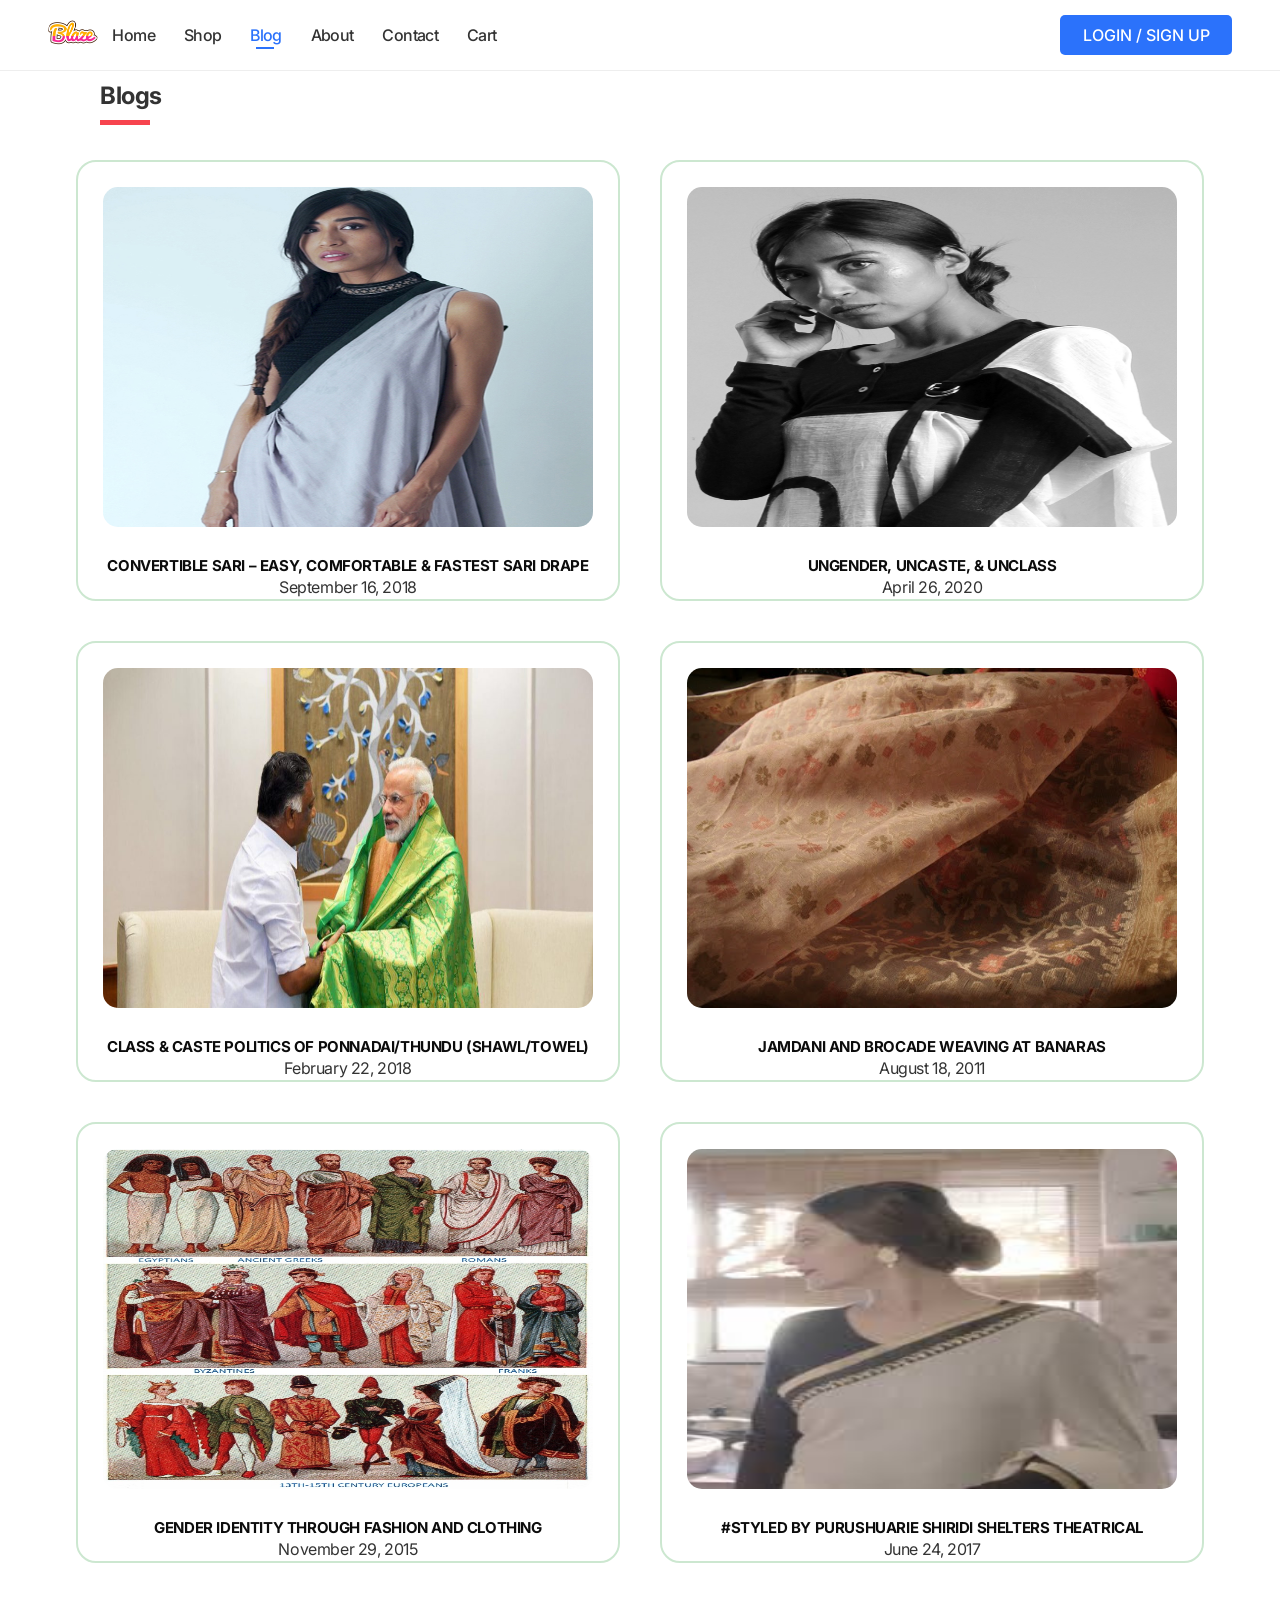
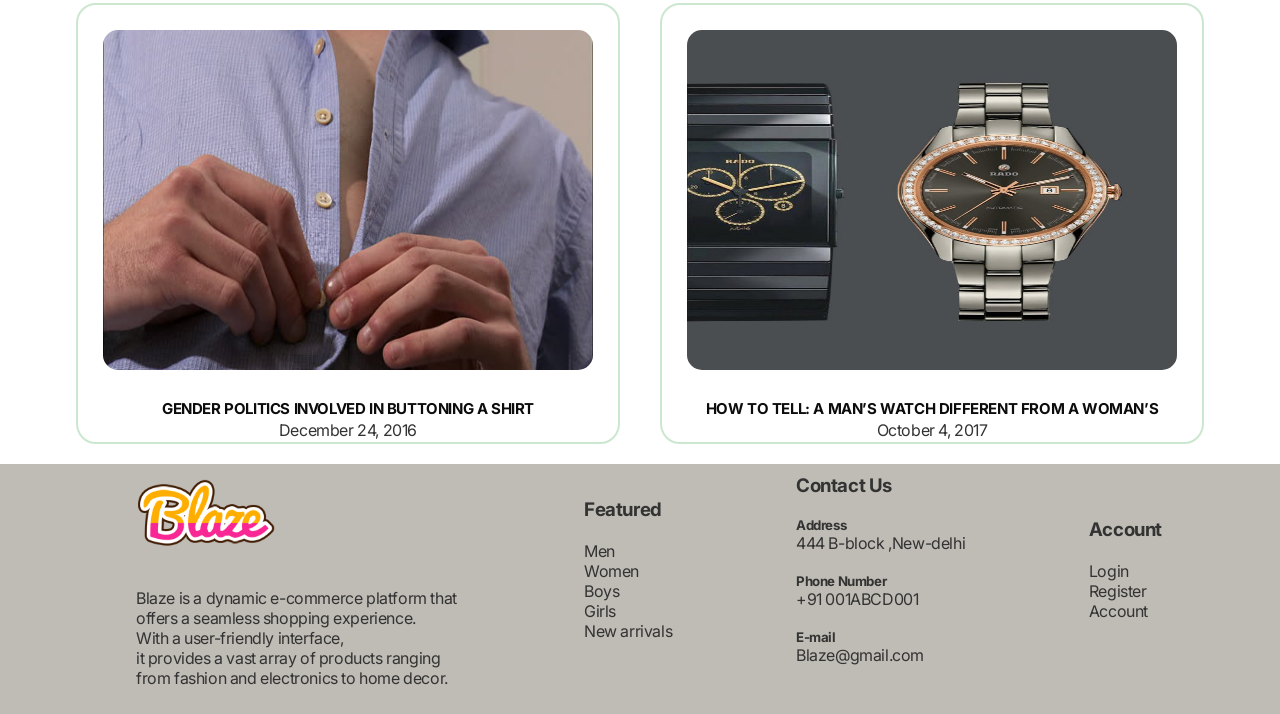
<file: blog.html>
<!DOCTYPE html>
<html lang="en">
<head>
    <meta charset="UTF-8">
    <meta name="viewport" content="width=device-width, initial-scale=1.0">
    <title>blog</title>
    <link rel="stylesheet" href="style.css">
    <link rel="stylesheet" href="page.css">
</head>
<body>
    
    <header id="nav-menu">
        <div class="container">
          <div class="nav-start">
            <a class="logo" href="#">
              <img src="logo.png" width="50" alt="Logo">
            </a>
            <nav class="menu">
              <ul class="menu-bar">
                <li><a  href="index.html">Home</a></li>
                <li><a  href="shop.html">Shop</a></li>
                <li><a class="nav-link" href="blog.html">Blog</a></li>
                <li><a  href="about.html">About</a></li>
                <li><a  href="contact.html">Contact</a></li>
                <li><a  href="cart.html">Cart</a></li>
              </ul>
            </nav>
          </div>
    
          <div class="nav-end">
            <div class="right-container">
              <a href="login.html"> <button class="btn btn-primary">LOGIN / SIGN UP</button></a>
            </div>
          </div>
        </div>
      </header>

    <section id="blog-home" >
       <h1 class="font-weight-bold">Blogs</h1>
       <hr>
    </section>

    <section id="blog-container">
      <div class="blog">
        <div class="post" col-lg-6 col-md-6 col-12>
            <div class="post-img">
                <img src="post1.jpg" alt="post1">
            </div>
            <h3>CONVERTIBLE SARI – EASY, COMFORTABLE & FASTEST SARI DRAPE  </h3>
            <p>September 16, 2018</p>
        </div>

        <div class="post" col-lg-6 col-md-6 col-12>
            <div class="post-img">
                <img src="post2.jpg" alt="post1">
            </div>
            <h3>UNGENDER, UNCASTE, & UNCLASS
            </h3>
            <p>April 26, 2020</p>
        </div>

        <div class="post" col-lg-6 col-md-6 col-12>
            <div class="post-img">
                <img src="post3.jpg" alt="post1">
            </div>
            <h3>CLASS & CASTE POLITICS OF PONNADAI/THUNDU (SHAWL/TOWEL)
            </h3>
            <p>February 22, 2018</p>
        </div>

        <div class="post" col-lg-6 col-md-6 col-12>
            <div class="post-img">
                <img src="post4.jpg" alt="post1">
            </div>
            <h3>JAMDANI AND BROCADE WEAVING AT BANARAS
            </h3>
            <p>August 18, 2011</p>
        </div>

        <div class="post" col-lg-6 col-md-6 col-12>
            <div class="post-img">
                <img src="post5.jpg" alt="post1">
            </div>
            <h3>GENDER IDENTITY THROUGH FASHION AND CLOTHING
            </h3>
            <p>November 29, 2015</p>
        </div>

        <div class="post" col-lg-6 col-md-6 col-12>
            <div class="post-img">
                <img src="post6.jpeg" alt="post1">
            </div>
            <h3>#STYLED BY PURUSHUARIE SHIRIDI SHELTERS THEATRICAL
            </h3>
            <p>June 24, 2017</p>
        </div>

        <div class="post" col-lg-6 col-md-6 col-12>
            <div class="post-img">
                <img src="post7.jpg" alt="post1">
            </div>
            <h3>GENDER POLITICS INVOLVED IN BUTTONING A SHIRT
            </h3>
            <p>December 24, 2016</p>
        </div>

        <div class="post" col-lg-6 col-md-6 col-12>
            <div class="post-img">
                <img src="post8.jpg" alt="post1">
            </div>
            <h3>HOW TO TELL: A MAN’S WATCH DIFFERENT FROM A WOMAN’S
            </h3>
            <p>October 4, 2017</p>
        </div>
      </div>
    </section>

    <footer id="footer" class="mt-5 py-5">
        <div class="row1 container mx-auto pt-5">
         <span class="footer-one col-lg-3 col-md-6 col-12">
           <img src="logo.png" alt="logo">
           <pre>
     Blaze is a dynamic e-commerce platform that 
     offers a seamless shopping experience.
     With a user-friendly interface,
     it provides a vast array of products ranging
     from fashion and electronics to home decor.
           </pre>
          </span>
          <span class="footer-one col-lg-3 col-md-6 col-12">
            <h3 class="pb-2">Featured</h3><br>
            <ul class="text-uppercase list-unstyled">
              <li><a href="#">Men</a></li>
              <li><a href="#">Women</a></li>
              <li><a href="#">Boys</a></li>
              <li><a href="#">Girls</a></li>
              <li><a href="#">New arrivals</a></li>
            </ul>
          </span>
          <span class="footer-one col-lg-3 col-md-6 col-12">
            <h3 class="pb-2">Contact Us</h3><br>
            <div>
              <h5 class="text-uppercase">Address</h5>
              <p>444  B-block ,New-delhi</p><br>
            </div>
            <div>
              <h5 class="text-uppercase">Phone Number</h5>
              <p>+91 001ABCD001</p><br>
            </div>
            <div>
              <h5 class="text-uppercase">E-mail</h5>
              <p>Blaze@gmail.com</p>
            </div>
          </span>
          <span class="footer-one col-lg-3 col-md-6 col-12">
            <h3 class="pb-2">Account</h3><br>
            <ul class="text-uppercase ">
              <li><a href="#">Login</a></li>
              <li><a href="#">Register</a></li>
              <li><a href="#">Account</a></li>
            </ul>
          </span>
        </div>
      </footer>
</body>
</html>
</file>
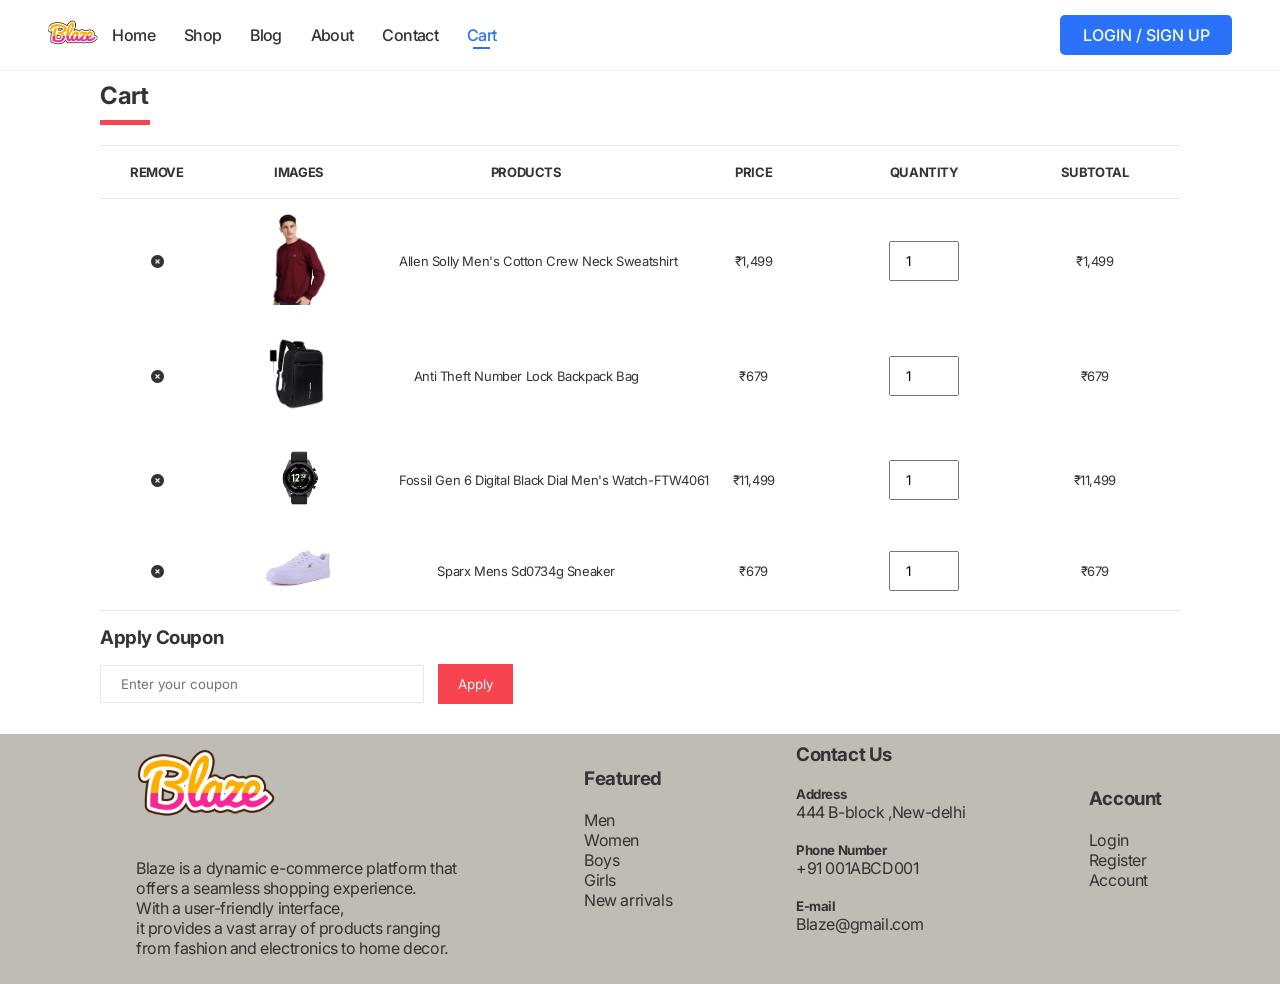
<file: cart.html>
<!DOCTYPE html>
<html lang="en">
<head>
    <meta charset="UTF-8">
    <meta name="viewport" content="width=device-width, initial-scale=1.0">
    <title>cart</title>
    <link rel="stylesheet" href="https://cdnjs.cloudflare.com/ajax/libs/font-awesome/6.4.2/css/all.min.css"/>
    <link rel="stylesheet" href="style.css">
    <link rel="stylesheet" href="page.css">
</head>
<body>
    
    <header id="nav-menu">
        <div class="container">
          <div class="nav-start">
            <a class="logo" href="#">
              <img src="logo.png" width="50" alt="Logo">
            </a>
            <nav class="menu">
              <ul class="menu-bar">
                <li><a  href="index.html">Home</a></li>
                <li><a  href="shop.html">Shop</a></li>
                <li><a  href="blog.html">Blog</a></li>
                <li><a  href="about.html">About</a></li>
                <li><a  href="contact.html">Contact</a></li>
                <li><a class="nav-link" href="cart.html">Cart</a></li>
              </ul>
            </nav>
          </div>
    
          <div class="nav-end">
            <div class="right-container">
              <a href="login.html"> <button class="btn btn-primary">LOGIN / SIGN UP</button></a>
            </div>
          </div>
        </div>
      </header>

     <section id="blog-home" >
        <h1 class="font-weight-bold">Cart</h1>
        <hr>
     </section>
 
  <section id="cart" class="section">
  <table>
    <thead>
      <tr>
        <td>Remove</td>
        <td>Images</td>
        <td>Products</td>
        <td>Price</td>
        <td>Quantity</td>
        <td>Subtotal</td>
      </tr>
    </thead>
    <tbody>
      <tr>
        <td><a href="#"><i class="fas fa-times-circle"></i></a></td>
        <td><img src="product1.jpg" alt=""></td>
        <td>Allen Solly Men's Cotton Crew Neck Sweatshirt</td>
        <td> ₹1,499</td>
        <td><input type="number" value="1"></td>
        <td> ₹1,499</td>
      </tr>

      <tr>
        <td><a href="#"><i class="fas fa-times-circle"></i></a></td>
        <td><img src="product2.jpg" alt=""></td>
        <td>Anti Theft Number Lock Backpack Bag </td>
        <td>  ₹679</td>
        <td><input type="number" value="1"></td>
        <td>  ₹679</td>
      </tr>

      <tr>
        <td><a href="#"><i class="fas fa-times-circle"></i></a></td>
        <td><img src="product3.jpg" alt=""></td>
        <td>Fossil Gen 6 Digital Black Dial Men's Watch-FTW4061</td>
        <td>₹11,499</td>
        <td><input type="number" value="1"></td>
        <td>₹11,499</td>
      </tr>

      <tr>
        <td><a href="#"><i class="fas fa-times-circle"></i></a></td>
        <td><img src="product 4.jpg" alt=""></td>
        <td>Sparx Mens Sd0734g Sneaker</td>
        <td> ₹679</td>
        <td><input type="number" value="1"></td>
        <td> ₹679</td>
      </tr>
    </tbody>
  </table>
  </section>



  <section id="cart-add" class="section">
      <div id="coupon">
        <h3>Apply Coupon</h3>
        <div>
          <input type="text" placeholder="Enter your coupon">
          <button class="normal">Apply</button>
        </div>
      </div>
  </section>


      <footer id="footer" class="mt-5 py-5">
        <div class="row1 container mx-auto pt-5">
         <span class="footer-one col-lg-3 col-md-6 col-12">
           <img src="logo.png" alt="logo">
           <pre>
     Blaze is a dynamic e-commerce platform that 
     offers a seamless shopping experience.
     With a user-friendly interface,
     it provides a vast array of products ranging
     from fashion and electronics to home decor.
           </pre>
          </span>
          <span class="footer-one col-lg-3 col-md-6 col-12">
            <h3 class="pb-2">Featured</h3><br>
            <ul class="text-uppercase list-unstyled">
              <li><a href="#">Men</a></li>
              <li><a href="#">Women</a></li>
              <li><a href="#">Boys</a></li>
              <li><a href="#">Girls</a></li>
              <li><a href="#">New arrivals</a></li>
            </ul>
          </span>
          <span class="footer-one col-lg-3 col-md-6 col-12">
            <h3 class="pb-2">Contact Us</h3><br>
            <div>
              <h5 class="text-uppercase">Address</h5>
              <p>444  B-block ,New-delhi</p><br>
            </div>
            <div>
              <h5 class="text-uppercase">Phone Number</h5>
              <p>+91 001ABCD001</p><br>
            </div>
            <div>
              <h5 class="text-uppercase">E-mail</h5>
              <p>Blaze@gmail.com</p>
            </div>
          </span>
          <span class="footer-one col-lg-3 col-md-6 col-12">
            <h3 class="pb-2">Account</h3><br>
            <ul class="text-uppercase ">
              <li><a href="#">Login</a></li>
              <li><a href="#">Register</a></li>
              <li><a href="#">Account</a></li>
            </ul>
          </span>
        </div>
      </footer>
</body>
</html>
</file>
<file: style.css>
@import url("https://fonts.googleapis.com/css2?family=Inter:wght@200;300;400;500;600;700&display=swap");

* {
  margin: 0;
  padding: 0;
  box-sizing: border-box;
  font-family: "Inter", sans-serif;
}

:root {
  --dark-grey: #333333;
  --medium-grey: #636363;
  --light-grey: #eeeeee;
  --ash: #f4f4f4;
  --primary-color: #2b72fb;
  --white: white;
  --border: 1px solid var(--light-grey);
  --shadow: rgba(0, 0, 0, 0.05) 0px 6px 24px 0px,
    rgba(0, 0, 0, 0.08) 0px 0px 0px 1px;
}

body {
  font-family: inherit;
  background-color: var(--white);
  color: var(--dark-grey);
  letter-spacing: -0.4px;
}

ul {
  list-style: none;
}

a {
  text-decoration: none;
  color: inherit;
}

button {
  border: none;
  background-color: transparent;
  cursor: pointer;
  color: inherit;
}

.btn {
  display: block;
  background-color: var(--primary-color);
  color: var(--white);
  text-align: center;
  padding: 0.6rem 1.4rem;
  font-size: 1rem;
  font-weight: 500;
  border-radius: 5px;
}

.logo img{
  border:5px black;
  border-radius: 150px;
} 

#nav-menu {
  border-bottom: var(--border);
}

.container {
  display: flex;
  align-items: center;
  justify-content: space-between;
  column-gap: 2rem;
  height: 70px;
  padding: 1.2rem 3rem;
}

.menu-bar li{
  position: relative;
}

.menu-bar a {
  font-size: 1rem;
  font-weight: 500;
  letter-spacing: -0.6px;
  padding: 0.3rem;
  min-width: 60px;
  margin: 0 0.6rem;
}

.menu-bar a:hover,
.menu-bar a.nav-link {
  color: #2b72fb;
}

.menu-bar a.nav-link::after,
.menu-bar a:hover::after{
  content: "";
  width:30%;
  height: 2px;
  background-color:#2b72fb;
  position: absolute;
  bottom: -4px;
  left: 20px;
}

.nav-start,
.nav-end,
.menu-bar,
.right-container,
.right-container .search {
  display: flex;
  align-items: center;
}

.slider{
  -webkit-box-flex: 1;
  -ms-flex: 1;
  flex: 1;
  display: -webkit-box;
  display: -ms-flexbox;
  display: flex;
  -webkit-box-align: center;
  -ms-flex-align: center;
  align-items: center;
  position: sticky;
  padding: 110px 0 90px 0;
  flex-direction: column;
}

.slider_bg_box{
position: absolute;
top: 0;
left: 0;
width: 100%;
height: 100%;
z-index: -1;
}

.slider_bg_box img{
width: 100%;
height: 100%;
-o-object-fit: cover;
object-fit: cover;
-o-object-position: top right;
object-position: top right;
}

.detail_box P{
font-size: 16px;
margin-top: 20px;
margin-bottom: 1.5rem;
}

.detail_box h1{
font-size: 3rem;
font-weight: bold;
margin-bottom: 15px;
color: #002c3e;
line-height: 70px;
}

.detail_box h1 span{
  color: #f7444e;
}

.container1{
width: 100%;
padding-right: 15px;
padding-left: 150px;
margin-right: auto;
margin-left: auto;
}

.detail_box a{
  display: inline-block;
  padding: 12px 45px;
  background-color: #f7444e;
  border: 1px solid #f7444e;
  color: #ffffff;
  border-radius: 0;
  -webkit-transition: all 0.3s;
  transition: all 0.3s;
  margin-top: 10px;
  font-weight: 700;
}

.why{
   padding: 70px 0;
   height: 100%;
   width: 100%;
   position: relative;
}

.container2 h2{
 font-size: 2rem;
 font-family: "playfair Display", serif;
 color: #0c0c0c;
 position: relative;
 text-align: center;
}

.container2 hr{
content: "";
display: block;
width: 100px;
height: 5px;
background: #f7444e;
margin: 10px auto 10px;
border: none;
}

.row{
  display: -ms-flexbox;
  display: flex;
  -ms-flex-wrap: wrap;
  flex-wrap: wrap;
  margin-right: -15px;
  margin-left: -15px;
  justify-content: center;
}

.box {
  background-color: #002C3E;
  text-align: center;
  width: 380px;
  margin: 50px 0 0 45px;
  margin-top: 45px;
  padding: 45px 50px;
  border-radius: 5px;
  color: #ffffff;
}

.row .one{
  padding: 5px;
}

.row .one img{
  width: 500px;
  height: 350px;
  background-position: center;
  background-repeat: no-repeat;
  background-size: cover;
  position: relative;
  padding: 5px;
}

.row .one .detail {
 font-family: "playfair Display", serif;
 color: #0c0c0c;
 position: relative;
 text-align: center;
}

.row .one .detail button{
  padding: 12px 45px;
  background-color: #f7444e;
  border: 1px solid #f7444e;
  color: #ffffff;
  border-radius: 0;
  -webkit-transition: all 0.3s;
  transition: all 0.3s;
  margin-top: 10px;
  font-weight: 700;
  justify-content: center;
}
  
#news{
  display: flex;
  justify-content: space-between;
  flex-wrap: wrap;
  align-items: center;
  background-image: url("images/sign_up.jpeg");
  padding: 50px;
  margin-top: 10px ;
  background-position: 20% 30%;
}

#news h4{
  font-size: 25px;
  font-weight: 500;
  color: #0c0c0c;
}

#news p{
 font-size: 15px;
 font-weight: 300;
 color:#333333;
}

#news p span{
  color:#ffffff;
 }
#news .form{
 display: flex;
 width: 40%;
}

#news input{
  height: 3.125rem;
  padding: 0 1.25rem;
  font-size: 15px;
  width: 100%;
  border: 1px solid transparent;
  border-radius:4px;
  outline: none;
  border-top-right-radius: 0;
  border-bottom-right-radius: 0;
}

#news button{
  height: 3.125rem;
  padding: 0 1.25rem;
  font-size: 15px;
  border: 1px solid transparent;
  border-radius:4px;
  outline: none;
 background-color: #088178;
 color: #fff;
 width: 30%;
 border-top-left-radius: 0;
 border-bottom-left-radius: 0;
}

#banner{
 display: flex;
 justify-content: space-between;
 flex-wrap: wrap;
 padding: 15px 110px 15px ;
}

#banner .banner-box{
 display: flex;
 flex-direction: column;
 justify-content: center;
 align-items: flex-start;
 background-image: url("images/banner1.jpg");
 min-width: 580px;
 height: 50vh;
 background-size: cover;
 background-position: center;
 padding: 30px;
}


#banner .banner-box1{
  display: flex;
  flex-direction: column;
  justify-content: center;
  align-items: center;
  background-image: url("images/banner2.avif");
  min-width: 580px;
  height: 50vh;
  background-size: cover;
  background-position: center;
}

 #banner .banner-box h4{
  color: #fff;
  font-size: 20px;
  font-weight: 300;
 }

 #banner .banner-box h2{
  color: #fff;
  font-size: 30px;
  font-weight: 500;
 }

 #banner .banner-box span{
  color: #fff;
  font-size: 15px;
  font-weight: 325;
 }

 #banner .banner-box button{
  color: #0c0c0c;
  font-size: 30pxpx;
  font-weight: 800;
 }

 #banner .banner-box1 h4{
  color: #0c0c0c;
  font-size: 20px;
  font-weight: 300;
 }

 #banner .banner-box1 h2{
  color: #0c0c0c;
  font-size: 30px;
  font-weight: 500;
 }

 #banner .banner-box1 span{
  color: #0c0c0c;
  font-size: 15px;
  font-weight: 325;
 }

 #banner .banner-box1 button{
  color: #0c0c0c;
  font-size: 30px;
  font-weight: 400;
 }

#footer{
  font-family: "playfair Display", serif;
  background-color: rgb(191, 187, 181);
  padding: 70px 70px;
  width: 100%;
  height: 250px;
  position: relative;
}

#footer span{
  text-align: left;
}

.row1 span img {
  width: 40%;
  margin: 15px 20px 0;
}
</file>
<file: page.css>
#blog-home{
    padding: 5px 100px 5px 100px;
    margin-top: 5px;
}

#ab{
    padding: 5px 70px ;
    margin: 0 600px;
}

#ab hr{
    content: "";
    display: block;
    width: 150px;
    height: 5px;
    background:blue;
    margin: 10px 0 ;
    border: none;
}

#blog-home hr{
    content: "";
    display: block;
    width: 50px;
    height: 5px;
    background: #f7444e;
    margin: 10px 0 ;
    border: none;
}

.blog{   
    display: -ms-flexbox;
    display: flex;
    -ms-flex-wrap: wrap;
    flex-wrap: wrap;
    margin-right: -15px;
    margin-left: -15px;
    justify-content: center;
}

.post{
    display: flex;
    flex-direction: column;
    justify-content: center; 
    margin: 20px;
    border: 2px solid #cce7d0;
    border-radius: 20px;
}

#blog-container .post .post-img{
    overflow: hidden;
    cursor: pointer;
    border-radius: 20px;
}

#blog-container .post img{
    transition: 0.3s ease;
    border-radius: 20px;
}

#blog-container .post:hover img{
    transform: scale(1.4) rotate(-5deg);
} 

#blog-container .post h3{
    transition: 0.3s ease;
    cursor: pointer;
}

#blog-container .post:hover h3{
    color: turquoise;
} 

.post-img img {
    width: 500px;
    height: 350px;
    background-position: center;
    background-repeat: no-repeat;
    background-size: cover;
    position: relative;
    padding: 5px;
    margin: 20px;
}

.post h3 {
    font-size: 15px;
    color: #0c0c0c;
    text-align: center;
}

.post p{
  text-align: center;
  margin: 2px;
}

#product1{
    text-align: center;
    margin: 20px;
}

#product1 .pro-container{
    display: flex;
    justify-content: space-around;
    padding: 20px;
    flex-wrap: wrap;
}

#product1 .pro{
    width: 25%;
    min-width: 250px;
    padding: 10px 10px;
    border: 2px solid #cce7d0;
    border-radius: 20px;
    cursor: pointer;
    box-shadow: 20px 20px 30px rgba(0, 0, 0, 0);
    margin: 5px 5px;
    transition: 0.3s ease;
    position: relative;
}

#product1 .pro:hover{
    box-shadow: 20px 20px 30px rgba(0, 0, 0, 0.05);
}

#product1 .pro img{
    width: 100%;
    border:1px solid blanchedalmond;
    border-radius: 20px;
    transition: 0.3s ease;
}

#product1 .pro img:hover{
    opacity: 0.8;
}

#product1 .pro .des{
    text-align: start;
    padding: 10px 0;
}

#product1 .pro .des span{
    color: #060603 ;
    font-size: 12px;
}

#product1 .pro .des h5{
    padding-top: 7px;
    color: #1a1a1a;
    font-size: 14px;
}

#product1 .pro .des i{
    font-size: 12px;
    color: rgb(243, 181, 25);
}

#product1 .pro .des h4{
    padding-top: 7px;
    font-size: 15px;
    font-weight: 700;
    color: red;
}

#product1 .pro .cart{
    width: 40px;
    height: 40px;
    line-height: 40px;
    border-radius: 50px;
    background-color: rgb(181, 181, 181);
    position: absolute;
    bottom: 20px;
    right: 30px;
    transform: translateY(20px);
    opacity: 0;
    transition: 0.3s all;
}
#product1 .pro:hover .cart{
    transform: translateY(0);
    opacity: 1;
}

#contact-deatils{
    display: flex;
    justify-content: space-between; 
    margin: 0 200px;
    padding: 20px;
    border: 2px solid #1a1a1a;
    border-radius: 15px;
}

#contact-deatils .det{
    width: 40%;
}

#contact-deatils .det span{
    font-size: 12px;
}

#contact-deatils .det h2{
    font-size: 26px;
    line-height: 35px;
    padding: 20px 0;
}

#contact-deatils .det h3{
    font-size: 16px;
    line-height: 15px;
}

#contact-deatils .det li{
    list-style: none;
    display: flex;
    padding: 10px 2px;
}

#contact-deatils .det p{
    display: flex;
    padding: 10px 2px;
}

.about1{
    display: flex;
    align-items: center;
    margin: 20px;
    border: 2px solid #060603;
    border-radius: 5px;
}
#about img{
    width: 25%;
    height: auto;
    padding: 10px;
}
#about p{
    padding: 20px;
    font-size: 30px;
    font-family: 'Franklin Gothic Medium', 'Arial Narrow', Arial, sans-serif;
}

.section{
   margin: 5px 100px;
}

.section table{
    width: 100%;
    border-collapse: collapse;
    table-layout: fixed;
    white-space: nowrap;
}

.section table img{
    width: 70px;
}

.section table td:nth-child(1){
    width: 100px;
    text-align: center;
}

.section table td:nth-child(2){
    width: 150px;
    text-align: center;
}

.section table td:nth-child(3){
    width: 250px;
    text-align: center;
}

.section table td:nth-child(4),
.section table td:nth-child(5),
.section table td:nth-child(6){
    width: 150px;
    text-align: center;
}

.section table td:nth-child(5) input{
    width: 70px;
    padding: 10px 5px 10px 15px;
}

.section table thead{
    border: 1px solid #e2e9e1;
    border-left: none;
    border-right: none;
}

.section table tbody{
    border: 1px solid #e2e9e1;
    border-left: none;
    border-right: none;
    border-top: none;
}

.section table thead td{
    font-weight: 700;
    text-transform: uppercase;
    font-size: 13px;
    padding: 18px 0;
}

.section table tbody tr td{
    padding: 15px;
}

.section table tbody td{
    font-size: 13px;
}

#coupon {
    margin-top: 15px;
    width: 50%;
    margin-bottom: 30px;
}

#cart-add{
    justify-content: center;
}

#coupon h3{
    padding-bottom:15px ;
}

#coupon input{
   padding: 10px 20px;
   outline: none;
   width: 60%;
   margin-right: 10px;
   border: 1px solid #e2e9e1;
}

#coupon button{
    background-color: #f7444e;
    color: #fff;
    padding: 12px 20px;
}
</file>
